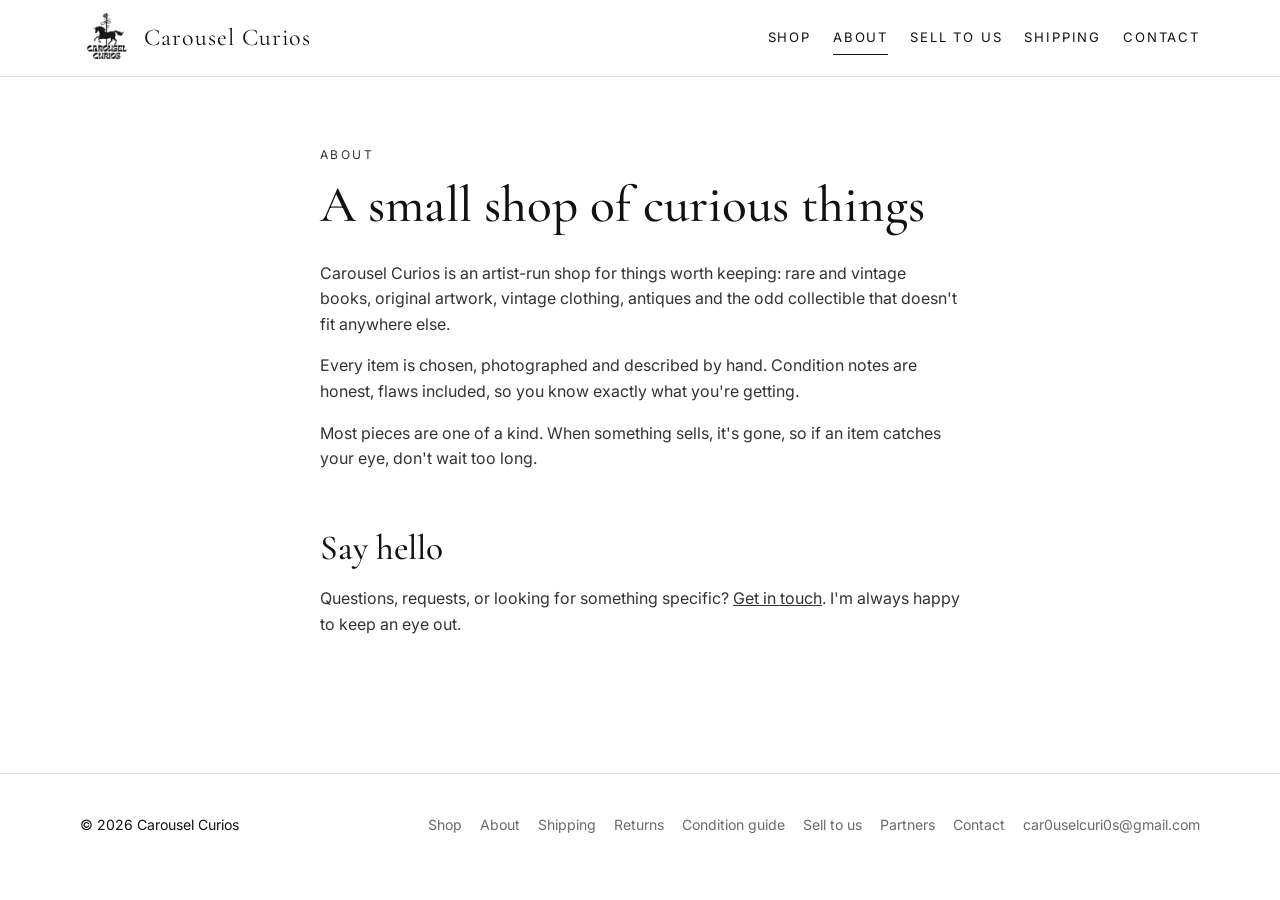
<file: about.html>
<!doctype html>
<html lang="en">
<head>
<meta charset="utf-8">
<meta name="viewport" content="width=device-width, initial-scale=1">
<title>About | Carousel Curios</title>
<meta name="description" content="Carousel Curios: rare vintage books, art, vintage clothing, collectibles and antiques.">
<meta property="og:title" content="About | Carousel Curios">
<meta property="og:description" content="Carousel Curios: rare vintage books, art, vintage clothing, collectibles and antiques.">
<meta property="og:image" content="assets/logo.png">
<link rel="icon" href="assets/favicon.png">
<link rel="preconnect" href="https://fonts.googleapis.com">
<link rel="preconnect" href="https://fonts.gstatic.com" crossorigin>
<link href="https://fonts.googleapis.com/css2?family=Cormorant+Garamond:wght@400;500&family=Inter:wght@400;500&display=swap" rel="stylesheet">
<link rel="stylesheet" href="assets/style.css">
</head>
<body data-page="about">
<header class="site-header"></header>
<main>
<div class="wrap prose">
  <p class="eyebrow">About</p>
  <h1>A small shop of curious things</h1>
  <p>Carousel Curios is an artist-run shop for things worth keeping: rare and vintage books, original artwork, vintage clothing, antiques and the odd collectible that doesn't fit anywhere else.</p>
  <p>Every item is chosen, photographed and described by hand. Condition notes are honest, flaws included, so you know exactly what you're getting.</p>
  <p>Most pieces are one of a kind. When something sells, it's gone, so if an item catches your eye, don't wait too long.</p>
  <h2>Say hello</h2>
  <p>Questions, requests, or looking for something specific? <a href="contact.html">Get in touch</a>. I'm always happy to keep an eye out.</p>
</div>
</main>
<footer class="site-footer"></footer>
<script src="assets/config.js"></script>
<script src="assets/app.js"></script>
</body>
</html>
</file>
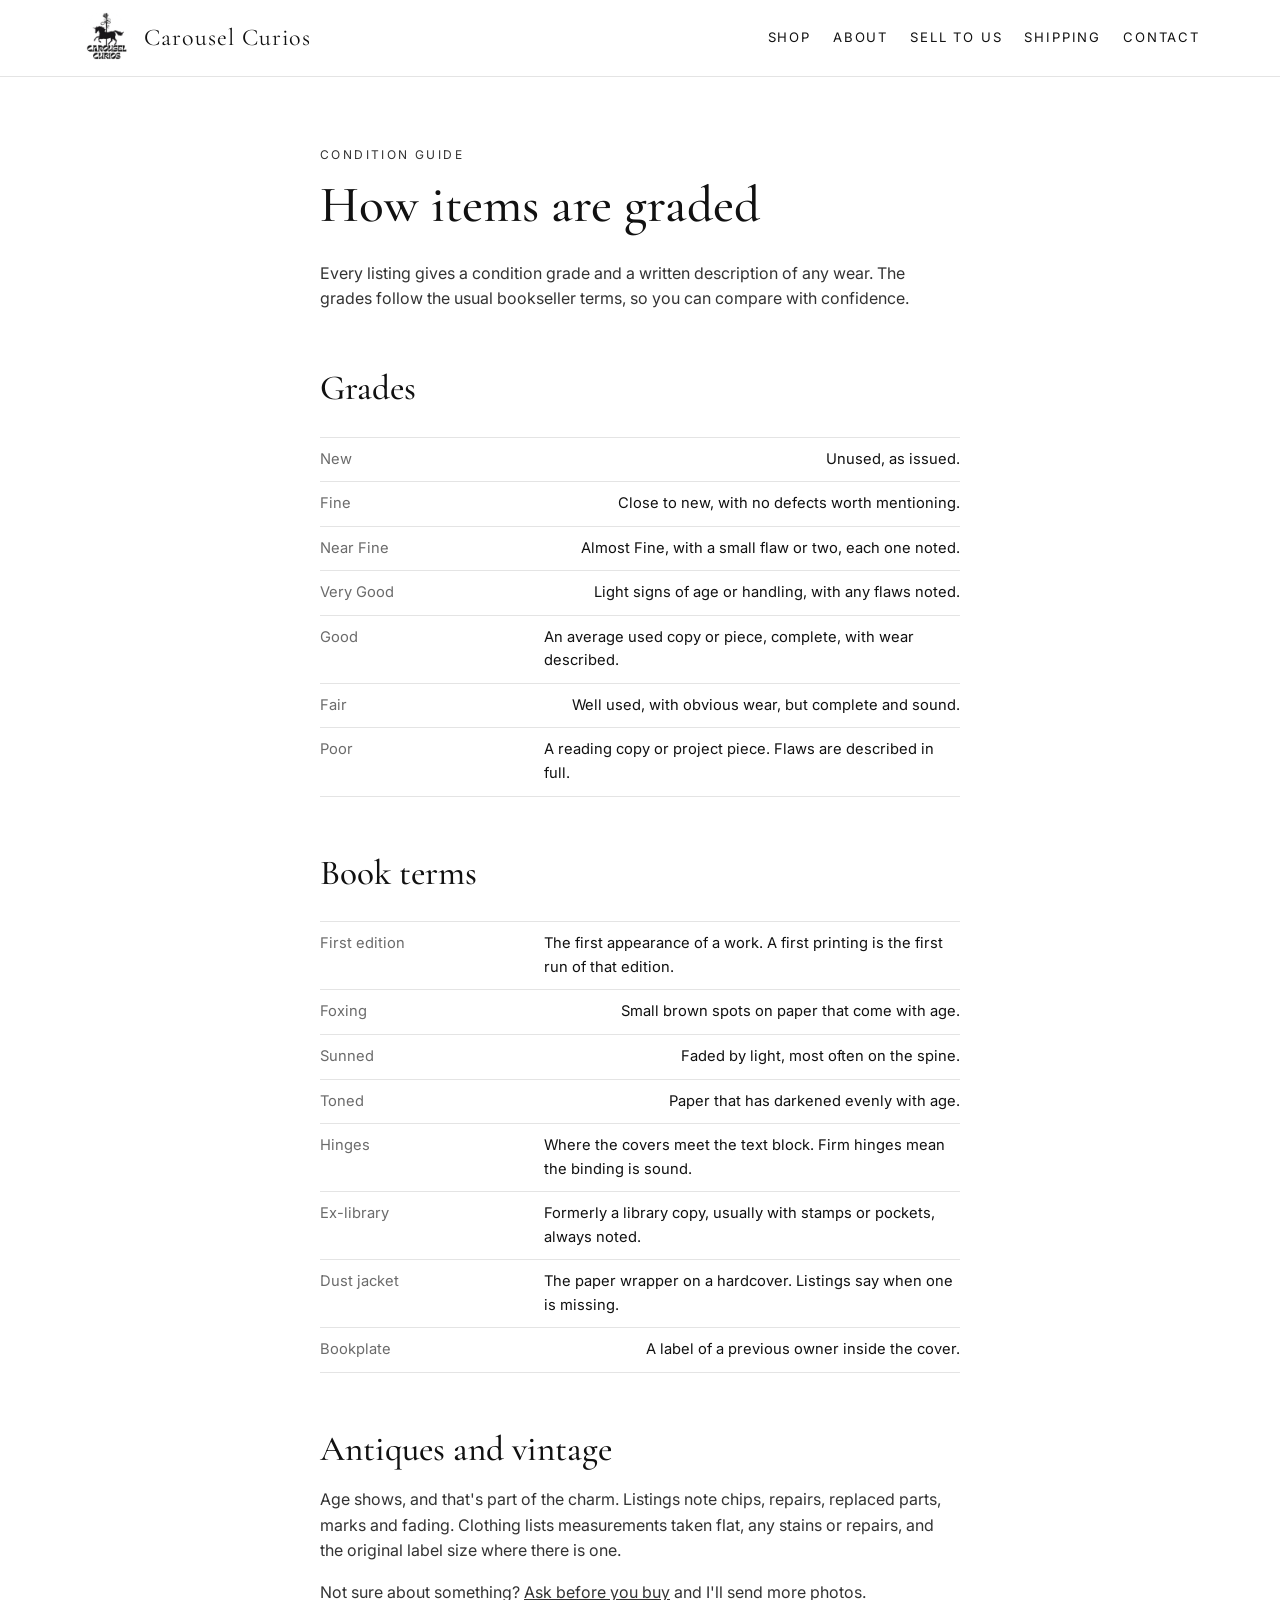
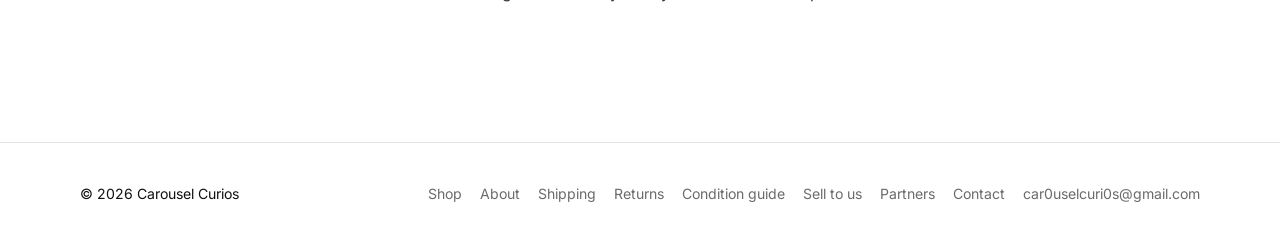
<file: condition.html>
<!doctype html>
<html lang="en">
<head>
<meta charset="utf-8">
<meta name="viewport" content="width=device-width, initial-scale=1">
<title>Condition guide | Carousel Curios</title>
<meta name="description" content="How Carousel Curios grades the condition of old and rare books, antiques and vintage pieces, and what common bookseller terms mean.">
<meta property="og:title" content="Condition guide | Carousel Curios">
<meta property="og:description" content="How Carousel Curios grades the condition of old and rare books, antiques and vintage pieces, and what common bookseller terms mean.">
<meta property="og:image" content="assets/logo.png">
<link rel="icon" href="assets/favicon.png">
<link rel="preconnect" href="https://fonts.googleapis.com">
<link rel="preconnect" href="https://fonts.gstatic.com" crossorigin>
<link href="https://fonts.googleapis.com/css2?family=Cormorant+Garamond:wght@400;500&family=Inter:wght@400;500&display=swap" rel="stylesheet">
<link rel="stylesheet" href="assets/style.css">
</head>
<body data-page="condition">
<header class="site-header"></header>
<main>
<div class="wrap prose">
<p class="eyebrow">Condition guide</p>
  <h1>How items are graded</h1>
  <p>Every listing gives a condition grade and a written description of any wear. The grades follow the usual bookseller terms, so you can compare with confidence.</p>
  <h2>Grades</h2>
  <dl class="details">
    <div><dt>New</dt><dd>Unused, as issued.</dd></div>
    <div><dt>Fine</dt><dd>Close to new, with no defects worth mentioning.</dd></div>
    <div><dt>Near Fine</dt><dd>Almost Fine, with a small flaw or two, each one noted.</dd></div>
    <div><dt>Very Good</dt><dd>Light signs of age or handling, with any flaws noted.</dd></div>
    <div><dt>Good</dt><dd>An average used copy or piece, complete, with wear described.</dd></div>
    <div><dt>Fair</dt><dd>Well used, with obvious wear, but complete and sound.</dd></div>
    <div><dt>Poor</dt><dd>A reading copy or project piece. Flaws are described in full.</dd></div>
  </dl>
  <h2>Book terms</h2>
  <dl class="details">
    <div><dt>First edition</dt><dd>The first appearance of a work. A first printing is the first run of that edition.</dd></div>
    <div><dt>Foxing</dt><dd>Small brown spots on paper that come with age.</dd></div>
    <div><dt>Sunned</dt><dd>Faded by light, most often on the spine.</dd></div>
    <div><dt>Toned</dt><dd>Paper that has darkened evenly with age.</dd></div>
    <div><dt>Hinges</dt><dd>Where the covers meet the text block. Firm hinges mean the binding is sound.</dd></div>
    <div><dt>Ex-library</dt><dd>Formerly a library copy, usually with stamps or pockets, always noted.</dd></div>
    <div><dt>Dust jacket</dt><dd>The paper wrapper on a hardcover. Listings say when one is missing.</dd></div>
    <div><dt>Bookplate</dt><dd>A label of a previous owner inside the cover.</dd></div>
  </dl>
  <h2>Antiques and vintage</h2>
  <p>Age shows, and that's part of the charm. Listings note chips, repairs, replaced parts, marks and fading. Clothing lists measurements taken flat, any stains or repairs, and the original label size where there is one.</p>
  <p>Not sure about something? <a href="contact.html">Ask before you buy</a> and I'll send more photos.</p>
</div>
</main>
<footer class="site-footer"></footer>
<script src="assets/config.js"></script>
<script src="assets/app.js"></script>
</body>
</html>
</file>
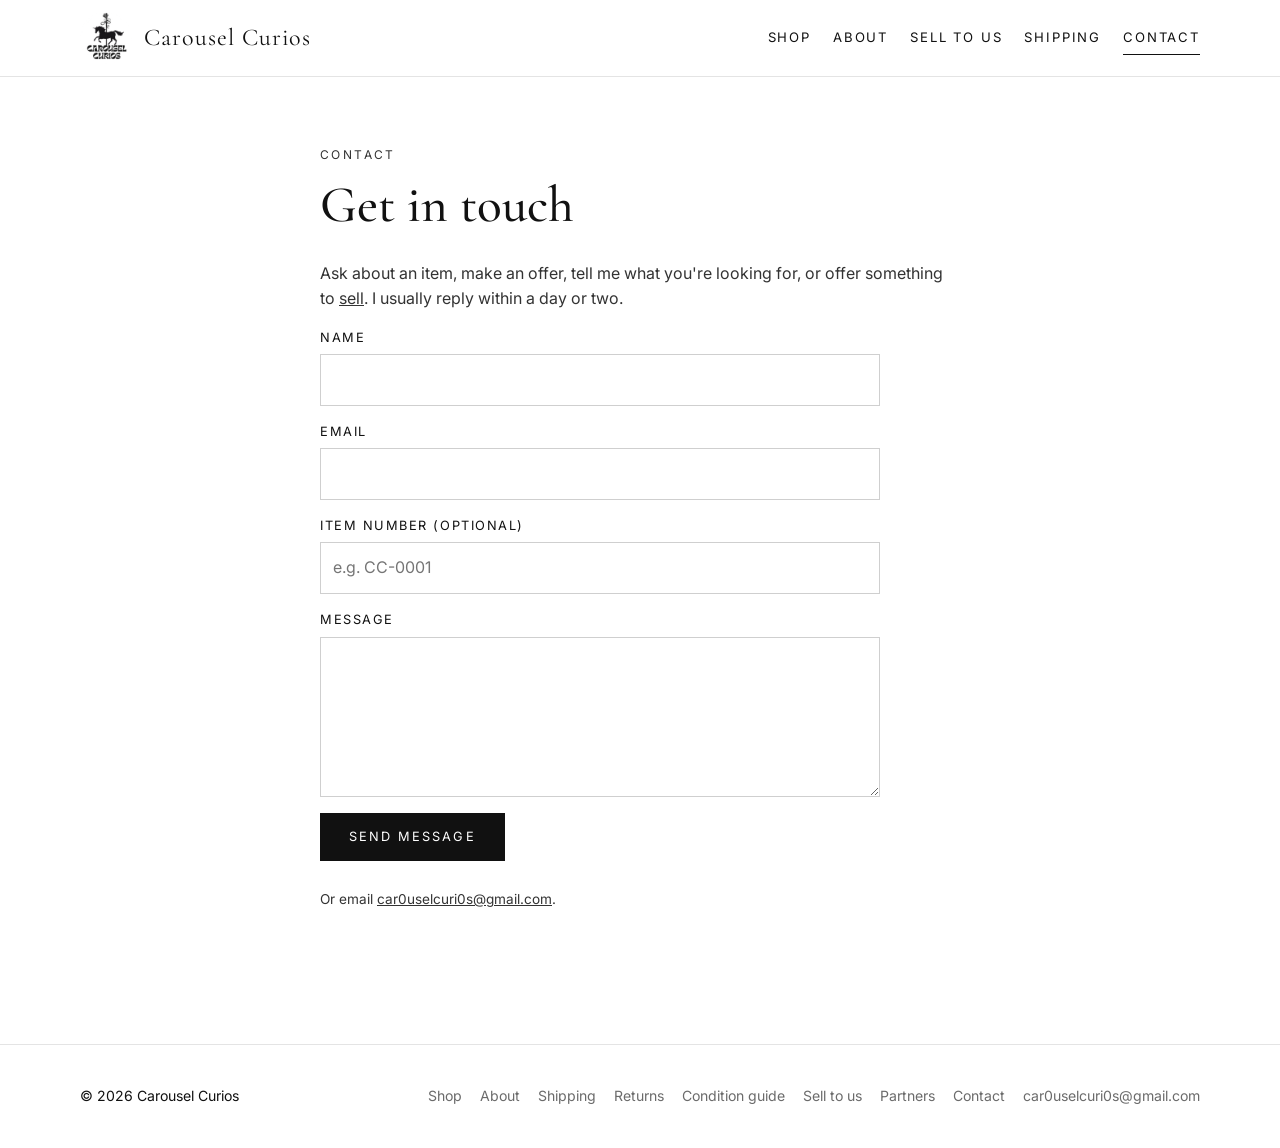
<file: contact.html>
<!doctype html>
<html lang="en">
<head>
<meta charset="utf-8">
<meta name="viewport" content="width=device-width, initial-scale=1">
<title>Contact | Carousel Curios</title>
<meta name="description" content="Carousel Curios: rare vintage books, art, vintage clothing, collectibles and antiques.">
<meta property="og:title" content="Contact | Carousel Curios">
<meta property="og:description" content="Carousel Curios: rare vintage books, art, vintage clothing, collectibles and antiques.">
<meta property="og:image" content="assets/logo.png">
<link rel="icon" href="assets/favicon.png">
<link rel="preconnect" href="https://fonts.googleapis.com">
<link rel="preconnect" href="https://fonts.gstatic.com" crossorigin>
<link href="https://fonts.googleapis.com/css2?family=Cormorant+Garamond:wght@400;500&family=Inter:wght@400;500&display=swap" rel="stylesheet">
<link rel="stylesheet" href="assets/style.css">
</head>
<body data-page="contact">
<header class="site-header"></header>
<main>
<div class="wrap prose">
  <p class="eyebrow">Contact</p>
  <h1>Get in touch</h1>
  <p>Ask about an item, make an offer, tell me what you're looking for, or offer something to <a href="sell.html">sell</a>. I usually reply within a day or two.</p>
  <p class="notice" id="status" hidden role="status"></p>
  <form class="contact">
    <label>Name <input name="name" required autocomplete="name"></label>
    <label>Email <input name="email" type="email" required autocomplete="email"></label>
    <label>Item number (optional) <input name="item" placeholder="e.g. CC-0001"></label>
    <label>Message <textarea name="message" required></textarea></label>
    <input type="hidden" name="_subject">
    <input class="hp" name="_gotcha" tabindex="-1" autocomplete="off" aria-hidden="true">
    <div><button class="btn" type="submit">Send message</button></div>
  </form>
  <p class="small" style="margin-top:28px">Or email <a id="mail" href="#"></a><span id="ig" hidden>, or send a message on <a href="#" target="_blank" rel="noopener">Instagram</a></span>.</p>
</div>
</main>
<footer class="site-footer"></footer>
<script src="assets/config.js"></script>
<script src="assets/app.js"></script>
</body>
</html>
</file>
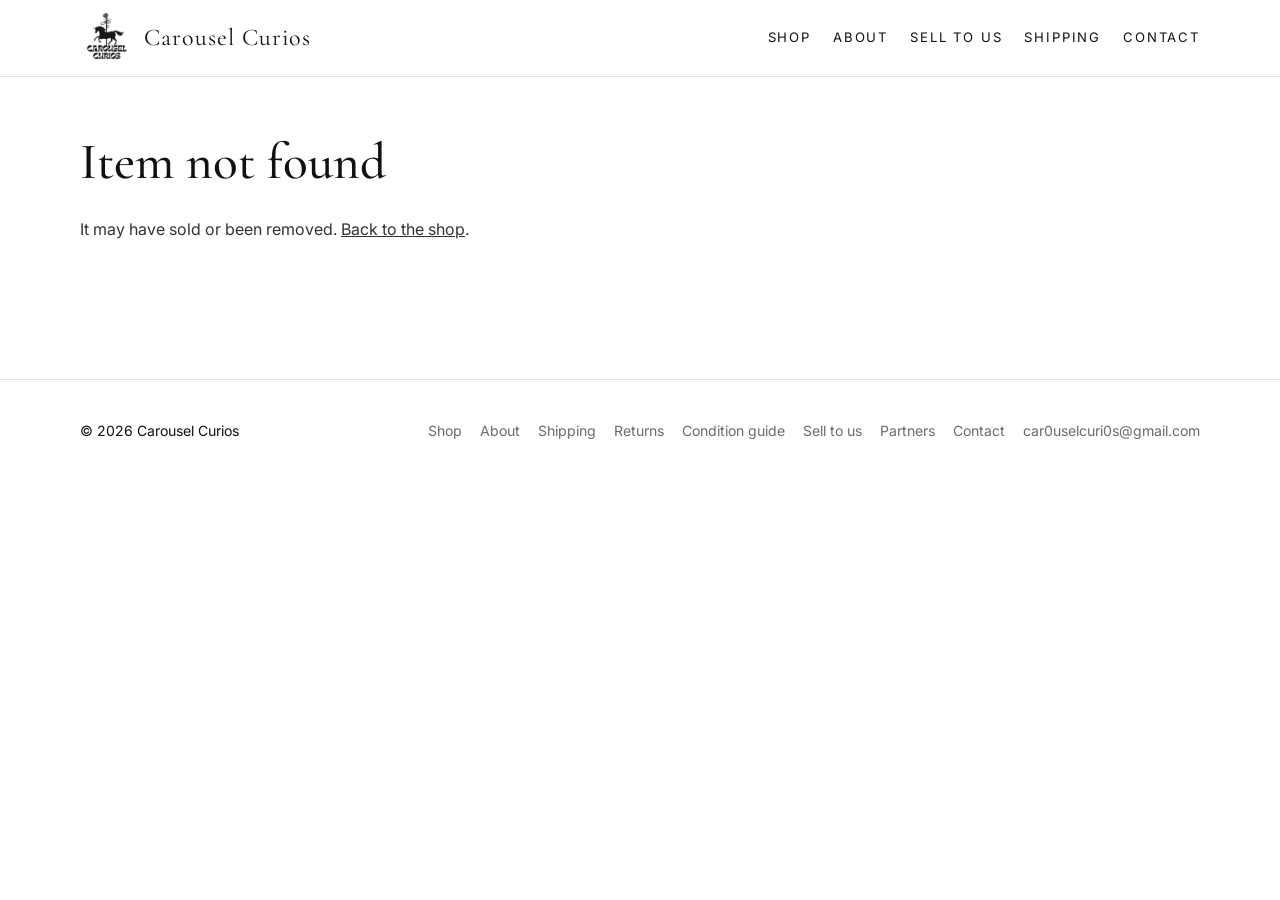
<file: item.html>
<!doctype html>
<html lang="en">
<head>
<meta charset="utf-8">
<meta name="viewport" content="width=device-width, initial-scale=1">
<title>Carousel Curios</title>
<meta name="description" content="Carousel Curios: rare vintage books, art, vintage clothing, collectibles and antiques.">
<meta property="og:title" content="Carousel Curios">
<meta property="og:description" content="Carousel Curios: rare vintage books, art, vintage clothing, collectibles and antiques.">
<meta property="og:image" content="assets/logo.png">
<link rel="icon" href="assets/favicon.png">
<link rel="preconnect" href="https://fonts.googleapis.com">
<link rel="preconnect" href="https://fonts.gstatic.com" crossorigin>
<link href="https://fonts.googleapis.com/css2?family=Cormorant+Garamond:wght@400;500&family=Inter:wght@400;500&display=swap" rel="stylesheet">
<link rel="stylesheet" href="assets/style.css">
</head>
<body data-page="item">
<header class="site-header"></header>
<main>
<div class="wrap" id="item"><p class="empty">Loading…</p></div>
</main>
<footer class="site-footer"></footer>
<script src="assets/config.js"></script>
<script src="assets/app.js"></script>
</body>
</html>
</file>
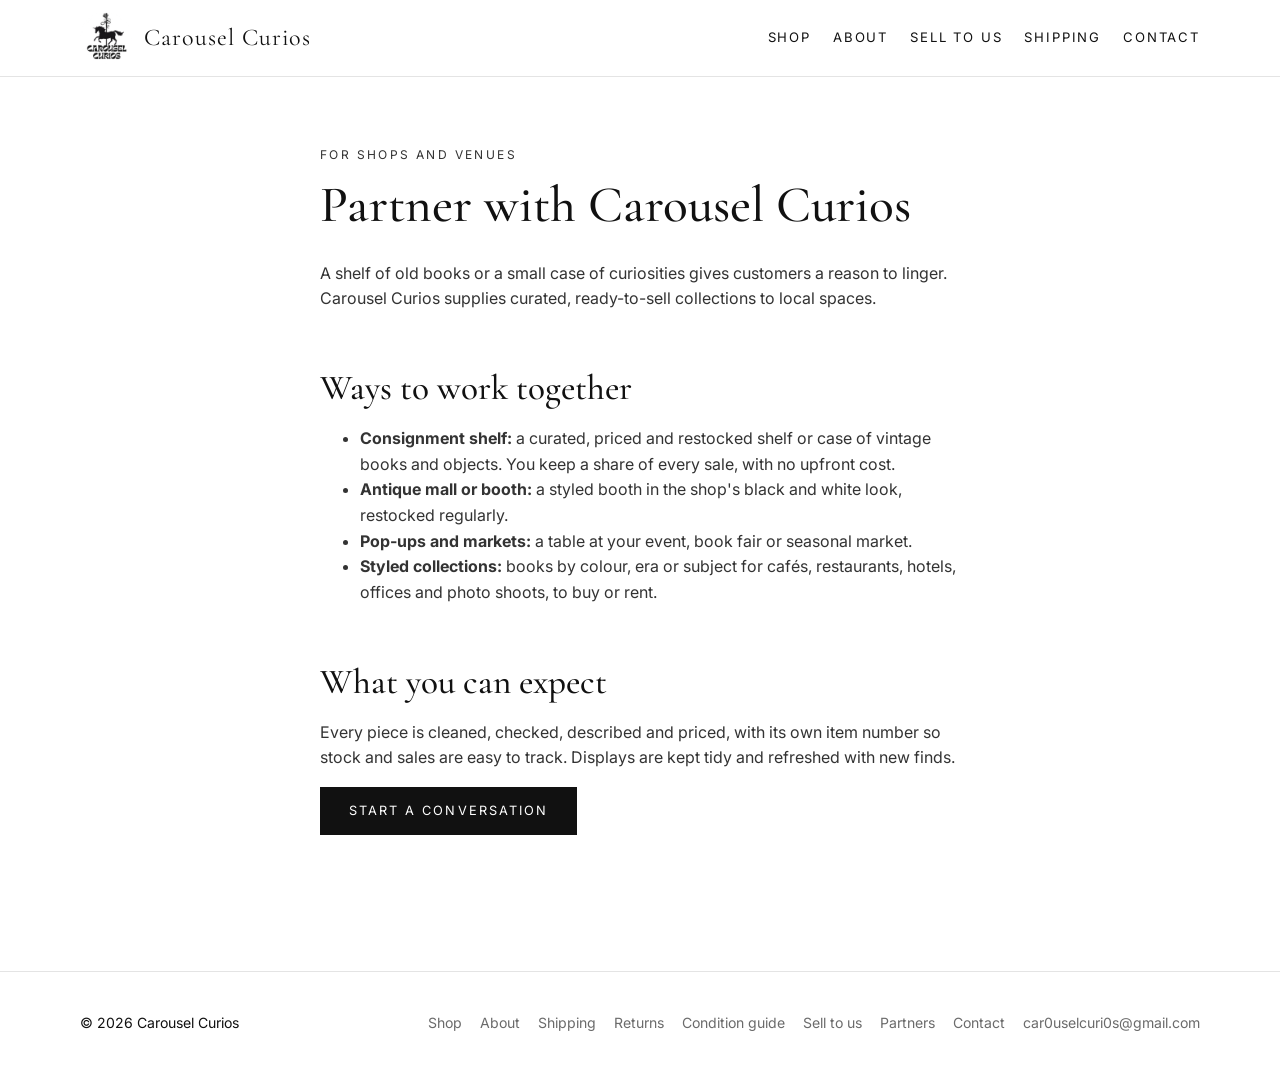
<file: partners.html>
<!doctype html>
<html lang="en">
<head>
<meta charset="utf-8">
<meta name="viewport" content="width=device-width, initial-scale=1">
<title>Partners | Carousel Curios</title>
<meta name="description" content="Carousel Curios works with bookshops, antique malls, cafés and galleries on consignment shelves, pop-ups and curated collections.">
<meta property="og:title" content="Partners | Carousel Curios">
<meta property="og:description" content="Carousel Curios works with bookshops, antique malls, cafés and galleries on consignment shelves, pop-ups and curated collections.">
<meta property="og:image" content="assets/logo.png">
<link rel="icon" href="assets/favicon.png">
<link rel="preconnect" href="https://fonts.googleapis.com">
<link rel="preconnect" href="https://fonts.gstatic.com" crossorigin>
<link href="https://fonts.googleapis.com/css2?family=Cormorant+Garamond:wght@400;500&family=Inter:wght@400;500&display=swap" rel="stylesheet">
<link rel="stylesheet" href="assets/style.css">
</head>
<body data-page="partners">
<header class="site-header"></header>
<main>
<div class="wrap prose">
<p class="eyebrow">For shops and venues</p>
  <h1>Partner with Carousel Curios</h1>
  <p>A shelf of old books or a small case of curiosities gives customers a reason to linger. Carousel Curios supplies curated, ready-to-sell collections to local spaces.</p>
  <h2>Ways to work together</h2>
  <ul>
    <li><strong>Consignment shelf:</strong> a curated, priced and restocked shelf or case of vintage books and objects. You keep a share of every sale, with no upfront cost.</li>
    <li><strong>Antique mall or booth:</strong> a styled booth in the shop's black and white look, restocked regularly.</li>
    <li><strong>Pop-ups and markets:</strong> a table at your event, book fair or seasonal market.</li>
    <li><strong>Styled collections:</strong> books by colour, era or subject for cafés, restaurants, hotels, offices and photo shoots, to buy or rent.</li>
  </ul>
  <h2>What you can expect</h2>
  <p>Every piece is cleaned, checked, described and priced, with its own item number so stock and sales are easy to track. Displays are kept tidy and refreshed with new finds.</p>
  <p><a class="btn" href="contact.html?topic=partner">Start a conversation</a></p>
</div>
</main>
<footer class="site-footer"></footer>
<script src="assets/config.js"></script>
<script src="assets/app.js"></script>
</body>
</html>
</file>
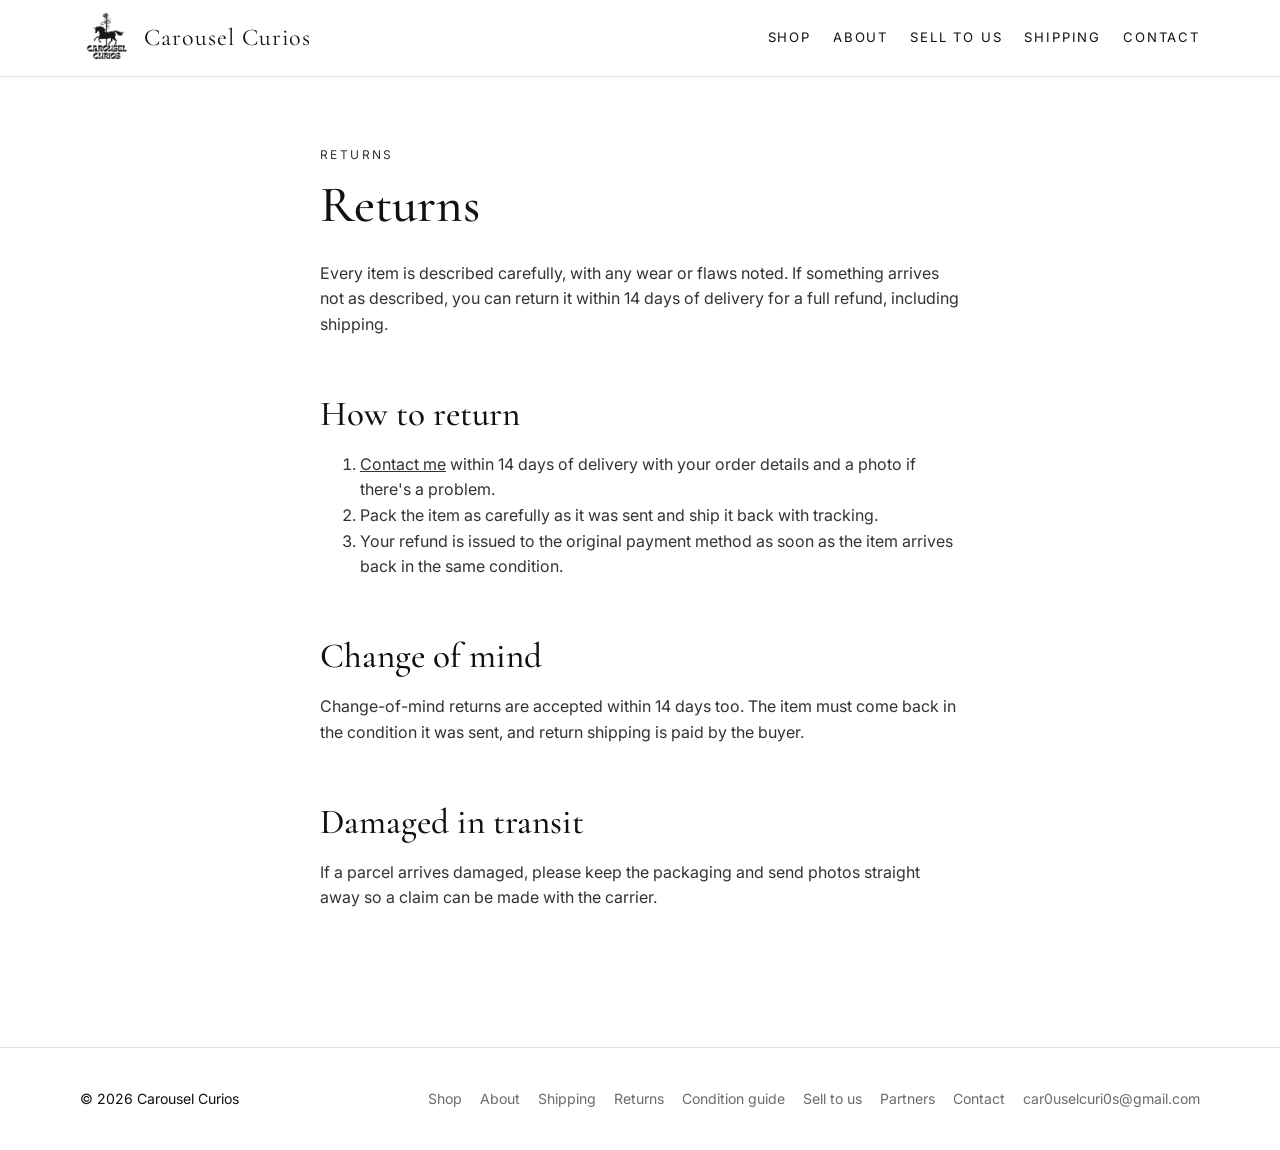
<file: returns.html>
<!doctype html>
<html lang="en">
<head>
<meta charset="utf-8">
<meta name="viewport" content="width=device-width, initial-scale=1">
<title>Returns | Carousel Curios</title>
<meta name="description" content="Carousel Curios: rare vintage books, art, vintage clothing, collectibles and antiques.">
<meta property="og:title" content="Returns | Carousel Curios">
<meta property="og:description" content="Carousel Curios: rare vintage books, art, vintage clothing, collectibles and antiques.">
<meta property="og:image" content="assets/logo.png">
<link rel="icon" href="assets/favicon.png">
<link rel="preconnect" href="https://fonts.googleapis.com">
<link rel="preconnect" href="https://fonts.gstatic.com" crossorigin>
<link href="https://fonts.googleapis.com/css2?family=Cormorant+Garamond:wght@400;500&family=Inter:wght@400;500&display=swap" rel="stylesheet">
<link rel="stylesheet" href="assets/style.css">
</head>
<body data-page="returns">
<header class="site-header"></header>
<main>
<div class="wrap prose">
  <p class="eyebrow">Returns</p>
  <h1>Returns</h1>
  <p>Every item is described carefully, with any wear or flaws noted. If something arrives not as described, you can return it within 14 days of delivery for a full refund, including shipping.</p>
  <h2>How to return</h2>
  <ol>
    <li><a href="contact.html">Contact me</a> within 14 days of delivery with your order details and a photo if there's a problem.</li>
    <li>Pack the item as carefully as it was sent and ship it back with tracking.</li>
    <li>Your refund is issued to the original payment method as soon as the item arrives back in the same condition.</li>
  </ol>
  <h2>Change of mind</h2>
  <p>Change-of-mind returns are accepted within 14 days too. The item must come back in the condition it was sent, and return shipping is paid by the buyer.</p>
  <h2>Damaged in transit</h2>
  <p>If a parcel arrives damaged, please keep the packaging and send photos straight away so a claim can be made with the carrier.</p>
</div>
</main>
<footer class="site-footer"></footer>
<script src="assets/config.js"></script>
<script src="assets/app.js"></script>
</body>
</html>
</file>
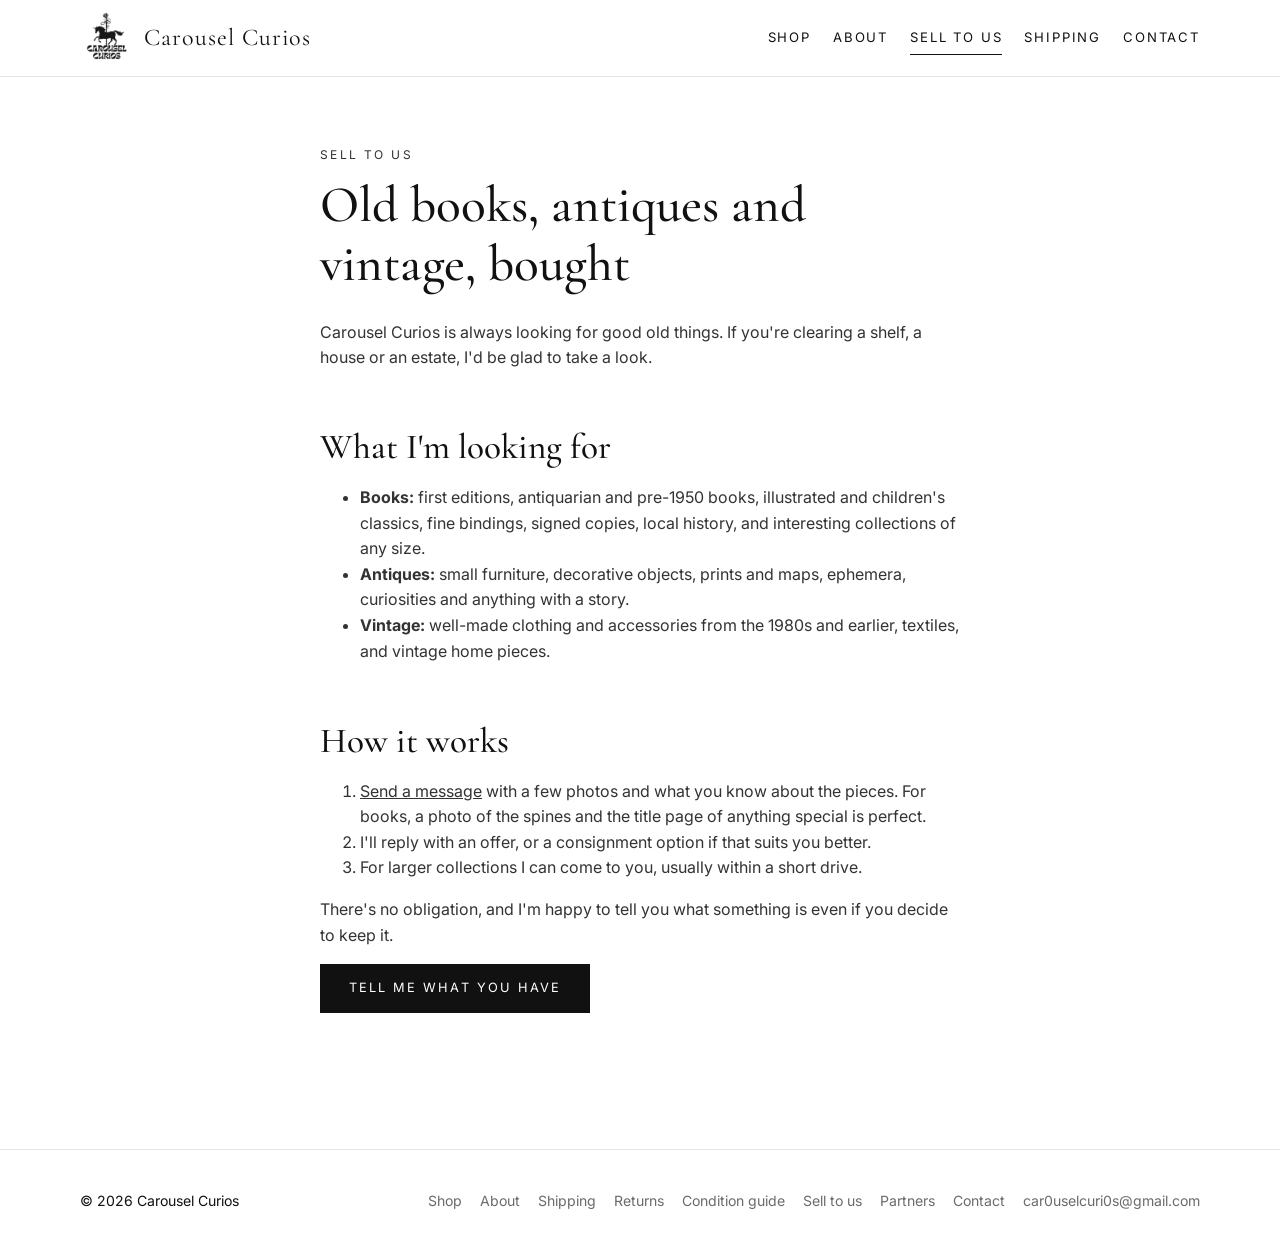
<file: sell.html>
<!doctype html>
<html lang="en">
<head>
<meta charset="utf-8">
<meta name="viewport" content="width=device-width, initial-scale=1">
<title>Sell to us | Carousel Curios</title>
<meta name="description" content="Carousel Curios buys old and rare books, antiques and vintage pieces, from single items to whole libraries and estates.">
<meta property="og:title" content="Sell to us | Carousel Curios">
<meta property="og:description" content="Carousel Curios buys old and rare books, antiques and vintage pieces, from single items to whole libraries and estates.">
<meta property="og:image" content="assets/logo.png">
<link rel="icon" href="assets/favicon.png">
<link rel="preconnect" href="https://fonts.googleapis.com">
<link rel="preconnect" href="https://fonts.gstatic.com" crossorigin>
<link href="https://fonts.googleapis.com/css2?family=Cormorant+Garamond:wght@400;500&family=Inter:wght@400;500&display=swap" rel="stylesheet">
<link rel="stylesheet" href="assets/style.css">
</head>
<body data-page="sell">
<header class="site-header"></header>
<main>
<div class="wrap prose">
<p class="eyebrow">Sell to us</p>
  <h1>Old books, antiques and vintage, bought</h1>
  <p>Carousel Curios is always looking for good old things. If you're clearing a shelf, a house or an estate, I'd be glad to take a look.</p>
  <h2>What I'm looking for</h2>
  <ul>
    <li><strong>Books:</strong> first editions, antiquarian and pre-1950 books, illustrated and children's classics, fine bindings, signed copies, local history, and interesting collections of any size.</li>
    <li><strong>Antiques:</strong> small furniture, decorative objects, prints and maps, ephemera, curiosities and anything with a story.</li>
    <li><strong>Vintage:</strong> well-made clothing and accessories from the 1980s and earlier, textiles, and vintage home pieces.</li>
  </ul>
  <h2>How it works</h2>
  <ol>
    <li><a href="contact.html?topic=sell">Send a message</a> with a few photos and what you know about the pieces. For books, a photo of the spines and the title page of anything special is perfect.</li>
    <li>I'll reply with an offer, or a consignment option if that suits you better.</li>
    <li>For larger collections I can come to you, usually within a short drive.</li>
  </ol>
  <p>There's no obligation, and I'm happy to tell you what something is even if you decide to keep it.</p>
  <p><a class="btn" href="contact.html?topic=sell">Tell me what you have</a></p>
</div>
</main>
<footer class="site-footer"></footer>
<script src="assets/config.js"></script>
<script src="assets/app.js"></script>
</body>
</html>
</file>
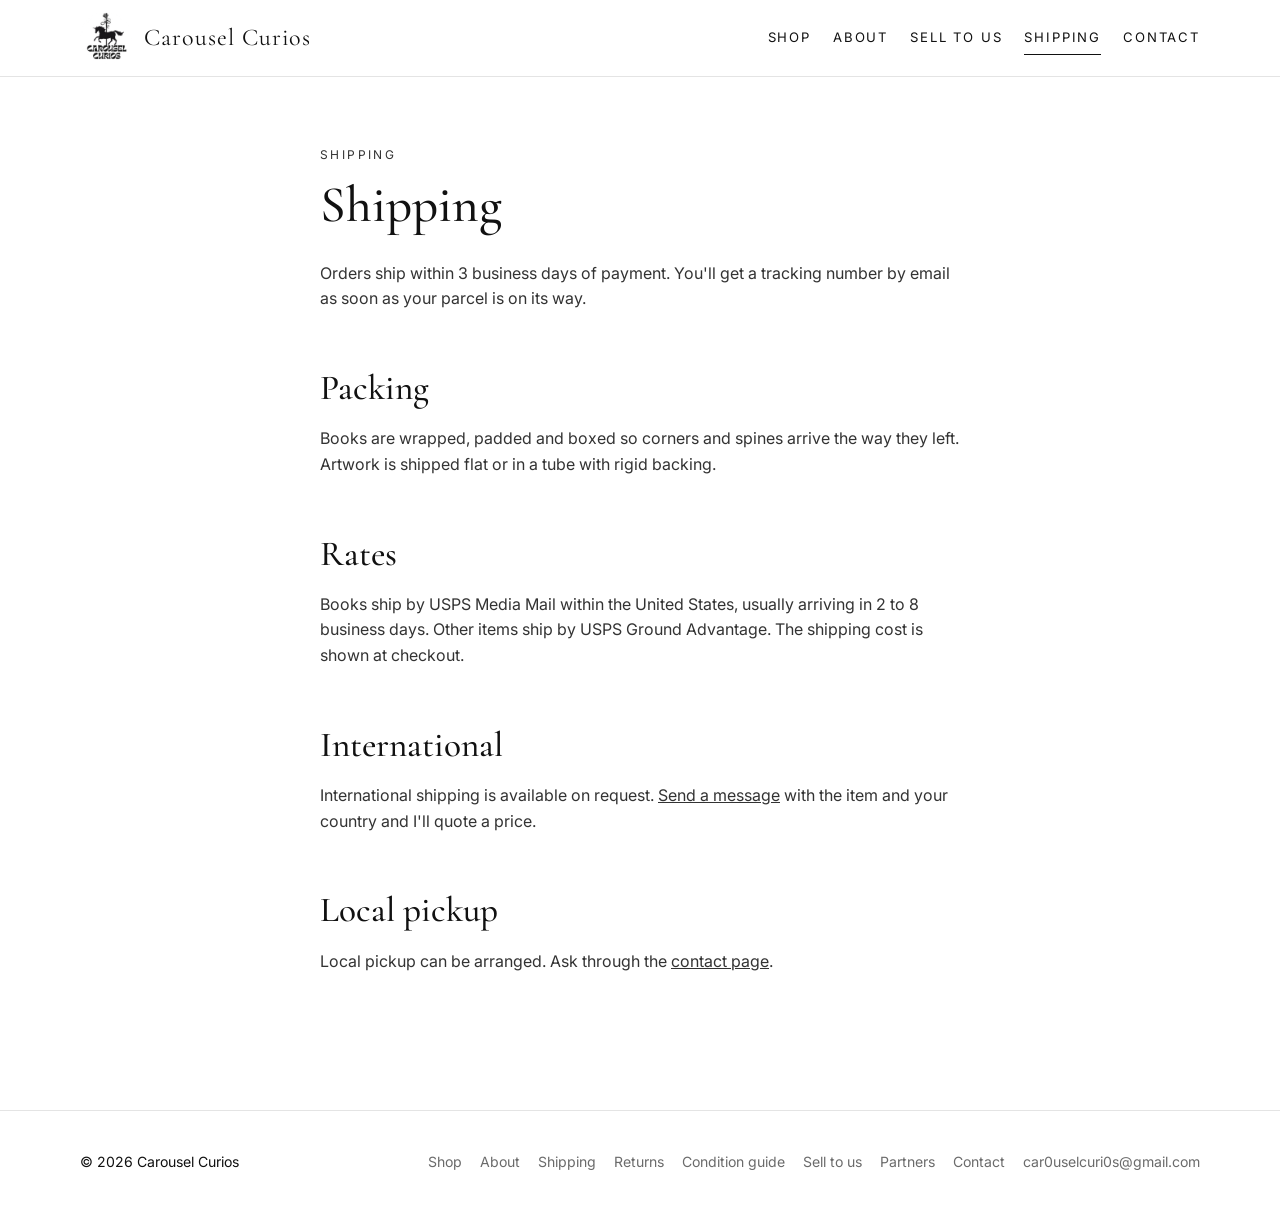
<file: shipping.html>
<!doctype html>
<html lang="en">
<head>
<meta charset="utf-8">
<meta name="viewport" content="width=device-width, initial-scale=1">
<title>Shipping | Carousel Curios</title>
<meta name="description" content="Carousel Curios: rare vintage books, art, vintage clothing, collectibles and antiques.">
<meta property="og:title" content="Shipping | Carousel Curios">
<meta property="og:description" content="Carousel Curios: rare vintage books, art, vintage clothing, collectibles and antiques.">
<meta property="og:image" content="assets/logo.png">
<link rel="icon" href="assets/favicon.png">
<link rel="preconnect" href="https://fonts.googleapis.com">
<link rel="preconnect" href="https://fonts.gstatic.com" crossorigin>
<link href="https://fonts.googleapis.com/css2?family=Cormorant+Garamond:wght@400;500&family=Inter:wght@400;500&display=swap" rel="stylesheet">
<link rel="stylesheet" href="assets/style.css">
</head>
<body data-page="shipping">
<header class="site-header"></header>
<main>
<div class="wrap prose">
  <p class="eyebrow">Shipping</p>
  <h1>Shipping</h1>
  <p>Orders ship within 3 business days of payment. You'll get a tracking number by email as soon as your parcel is on its way.</p>
  <h2>Packing</h2>
  <p>Books are wrapped, padded and boxed so corners and spines arrive the way they left. Artwork is shipped flat or in a tube with rigid backing.</p>
  <h2>Rates</h2>
  <p>Books ship by USPS Media Mail within the United States, usually arriving in 2 to 8 business days. Other items ship by USPS Ground Advantage. The shipping cost is shown at checkout.</p>
  <h2>International</h2>
  <p>International shipping is available on request. <a href="contact.html">Send a message</a> with the item and your country and I'll quote a price.</p>
  <h2>Local pickup</h2>
  <p>Local pickup can be arranged. Ask through the <a href="contact.html">contact page</a>.</p>
</div>
</main>
<footer class="site-footer"></footer>
<script src="assets/config.js"></script>
<script src="assets/app.js"></script>
</body>
</html>
</file>
<file: assets/style.css>
:root {
  --ink: #111;
  --paper: #fff;
  --muted: #6b6b6b;
  --line: #e4e4e4;
  --soft: #f6f6f4;
  --serif: "Cormorant Garamond", Georgia, "Times New Roman", serif;
  --sans: "Inter", -apple-system, "Segoe UI", Helvetica, Arial, sans-serif;
  --max: 1160px;
}

* { box-sizing: border-box; }
html { -webkit-text-size-adjust: 100%; }
body {
  margin: 0;
  background: var(--paper);
  color: var(--ink);
  font: 16px/1.6 var(--sans);
}
img { max-width: 100%; display: block; }
a { color: inherit; }
h1, h2, h3 { font-family: var(--serif); font-weight: 500; line-height: 1.15; margin: 0 0 .5em; }
h1 { font-size: clamp(2rem, 5vw, 3.2rem); }
h2 { font-size: clamp(1.6rem, 3.5vw, 2.2rem); }
h3 { font-size: 1.35rem; }

.wrap { max-width: var(--max); margin: 0 auto; padding: 0 20px; }

/* Header */
.site-header { border-bottom: 1px solid var(--line); background: var(--paper); position: sticky; top: 0; z-index: 10; }
.site-header .wrap { display: flex; align-items: center; justify-content: space-between; gap: 16px; min-height: 76px; }
.brand { display: flex; align-items: center; gap: 12px; text-decoration: none; }
.brand img { width: 52px; height: 52px; }
.brand span { font-family: var(--serif); font-size: 1.5rem; letter-spacing: .04em; }
.nav { display: flex; gap: 22px; font-size: .82rem; letter-spacing: .14em; text-transform: uppercase; }
.nav a { text-decoration: none; padding: 6px 0; border-bottom: 1px solid transparent; }
.nav a:hover, .nav a[aria-current="page"] { border-color: var(--ink); }
.menu-btn { display: none; background: none; border: 1px solid var(--ink); padding: 8px 12px; font: inherit; font-size: .8rem; letter-spacing: .12em; text-transform: uppercase; cursor: pointer; }

@media (max-width: 760px) {
  .menu-btn { display: block; }
  .nav { display: none; position: absolute; top: 76px; left: 0; right: 0; background: var(--paper); flex-direction: column; gap: 0; border-bottom: 1px solid var(--line); }
  .nav.open { display: flex; }
  .nav a { padding: 14px 20px; border-bottom: 1px solid var(--line); }
  .brand span { font-size: 1.25rem; }
}

/* Hero */
.hero { text-align: center; padding: 72px 0 56px; border-bottom: 1px solid var(--line); }
.hero img { width: 150px; margin: 0 auto 20px; }
.hero p { color: var(--muted); max-width: 520px; margin: 0 auto 28px; }

.btn {
  display: inline-block; background: var(--ink); color: var(--paper); border: 1px solid var(--ink);
  padding: 13px 28px; font: inherit; font-size: .8rem; letter-spacing: .16em; text-transform: uppercase;
  text-decoration: none; cursor: pointer; transition: background .15s, color .15s;
}
.btn:hover { background: var(--paper); color: var(--ink); }
.btn.ghost { background: var(--paper); color: var(--ink); }
.btn.ghost:hover { background: var(--ink); color: var(--paper); }
.btn[disabled] { opacity: .45; cursor: not-allowed; }

section { padding-top: 56px; padding-bottom: 56px; }
.hero + section { padding-top: 48px; }
.section-head { display: flex; justify-content: space-between; align-items: baseline; gap: 16px; flex-wrap: wrap; margin-bottom: 28px; }
.eyebrow { font-size: .75rem; letter-spacing: .2em; text-transform: uppercase; color: var(--muted); }

/* Filters */
.filters { display: flex; gap: 10px; flex-wrap: wrap; margin-bottom: 28px; }
.filters input, .filters select {
  font: inherit; font-size: .9rem; padding: 10px 12px; border: 1px solid var(--line); background: var(--paper); color: var(--ink); border-radius: 0;
}
.filters input { flex: 1 1 220px; }
.filters input:focus, .filters select:focus { outline: 1px solid var(--ink); }

/* Grid */
.grid { display: grid; grid-template-columns: repeat(auto-fill, minmax(220px, 1fr)); gap: 36px 24px; }
@media (max-width: 520px) { .grid { grid-template-columns: repeat(2, 1fr); gap: 24px 14px; } }
.card { text-decoration: none; display: block; }
.card .ph { aspect-ratio: 4 / 5; background: var(--soft); overflow: hidden; position: relative; }
.card .ph img { width: 100%; height: 100%; object-fit: cover; transition: transform .4s; }
.card:hover .ph img { transform: scale(1.03); }
.card h3 { font-size: 1.15rem; margin: 12px 0 2px; }
.card .meta { color: var(--muted); font-size: .85rem; }
.card .price { margin-top: 4px; font-size: .95rem; }
.tag {
  position: absolute; top: 10px; left: 10px; background: var(--ink); color: var(--paper);
  font-size: .68rem; letter-spacing: .16em; text-transform: uppercase; padding: 4px 8px;
}
.card.sold .ph img { filter: grayscale(1); opacity: .55; }
.empty { color: var(--muted); padding: 40px 0; text-align: center; }

/* Item page */
.item { display: grid; grid-template-columns: 1.1fr 1fr; gap: 48px; padding: 48px 0 72px; }
@media (max-width: 820px) { .item { grid-template-columns: 1fr; gap: 28px; padding-top: 24px; } }
.gallery .main { aspect-ratio: 4 / 5; background: var(--soft); }
.gallery .main img { width: 100%; height: 100%; object-fit: contain; }
.thumbs { display: flex; gap: 10px; margin-top: 10px; }
.thumbs button { padding: 0; border: 1px solid var(--line); background: none; width: 72px; aspect-ratio: 4 / 5; cursor: pointer; }
.thumbs button[aria-current="true"] { border-color: var(--ink); }
.thumbs img { width: 100%; height: 100%; object-fit: cover; }
.item .price { font-size: 1.4rem; margin: 6px 0 20px; }
.item .desc { margin-bottom: 26px; }
.details { border-top: 1px solid var(--line); margin: 28px 0 0; padding: 0; }
.details div { display: flex; justify-content: space-between; gap: 16px; padding: 10px 0; border-bottom: 1px solid var(--line); font-size: .92rem; }
.details dt { color: var(--muted); }
.details dd { margin: 0; text-align: right; }
.actions { display: flex; gap: 10px; flex-wrap: wrap; }
.small { font-size: .85rem; color: var(--muted); }
.crumbs { font-size: .8rem; letter-spacing: .1em; text-transform: uppercase; color: var(--muted); padding-top: 28px; }
.crumbs a { text-decoration: none; }

/* Text pages */
.prose { max-width: 680px; padding-top: 56px; padding-bottom: 80px; }
.prose h2 { margin-top: 1.6em; }
.prose p, .prose li { color: #333; }

/* Contact form */
form.contact { display: grid; gap: 16px; max-width: 560px; }
form.contact label { display: grid; gap: 6px; font-size: .8rem; letter-spacing: .12em; text-transform: uppercase; }
form.contact input, form.contact textarea {
  font: inherit; font-size: 1rem; letter-spacing: normal; text-transform: none; padding: 12px; border: 1px solid #cfcfcf; border-radius: 0; background: var(--paper); color: var(--ink);
}
form.contact input:focus, form.contact textarea:focus { outline: 1px solid var(--ink); border-color: var(--ink); }
form.contact textarea { min-height: 160px; resize: vertical; }
.hp { position: absolute; left: -9999px; }
.notice { padding: 14px 16px; border: 1px solid var(--ink); margin-bottom: 20px; }

/* Footer */
.site-footer { border-top: 1px solid var(--line); padding: 40px 0; margin-top: 40px; font-size: .88rem; }
.site-footer .wrap { display: flex; justify-content: space-between; gap: 24px; flex-wrap: wrap; }
.site-footer nav { display: flex; gap: 18px; flex-wrap: wrap; }
.site-footer a { text-decoration: none; color: var(--muted); }
.site-footer a:hover { color: var(--ink); }

/* Browse tiles */
.tiles { display: grid; grid-template-columns: repeat(auto-fill, minmax(200px, 1fr)); gap: 14px; }
.tile { display: flex; flex-direction: column; gap: 4px; padding: 26px 22px; border: 1px solid var(--ink); text-decoration: none; transition: background .15s, color .15s; }
.tile span { font-family: var(--serif); font-size: 1.5rem; line-height: 1.1; }
.tile small { font-size: .75rem; letter-spacing: .16em; text-transform: uppercase; color: var(--muted); }
.tile:hover { background: var(--ink); color: var(--paper); }
.tile:hover small { color: #bbb; }
.hero-actions { display: flex; gap: 10px; justify-content: center; flex-wrap: wrap; }
section.wrap { padding-top: 44px; padding-bottom: 44px; }
.prose .details dd { text-align: left; max-width: 65%; }
</file>
